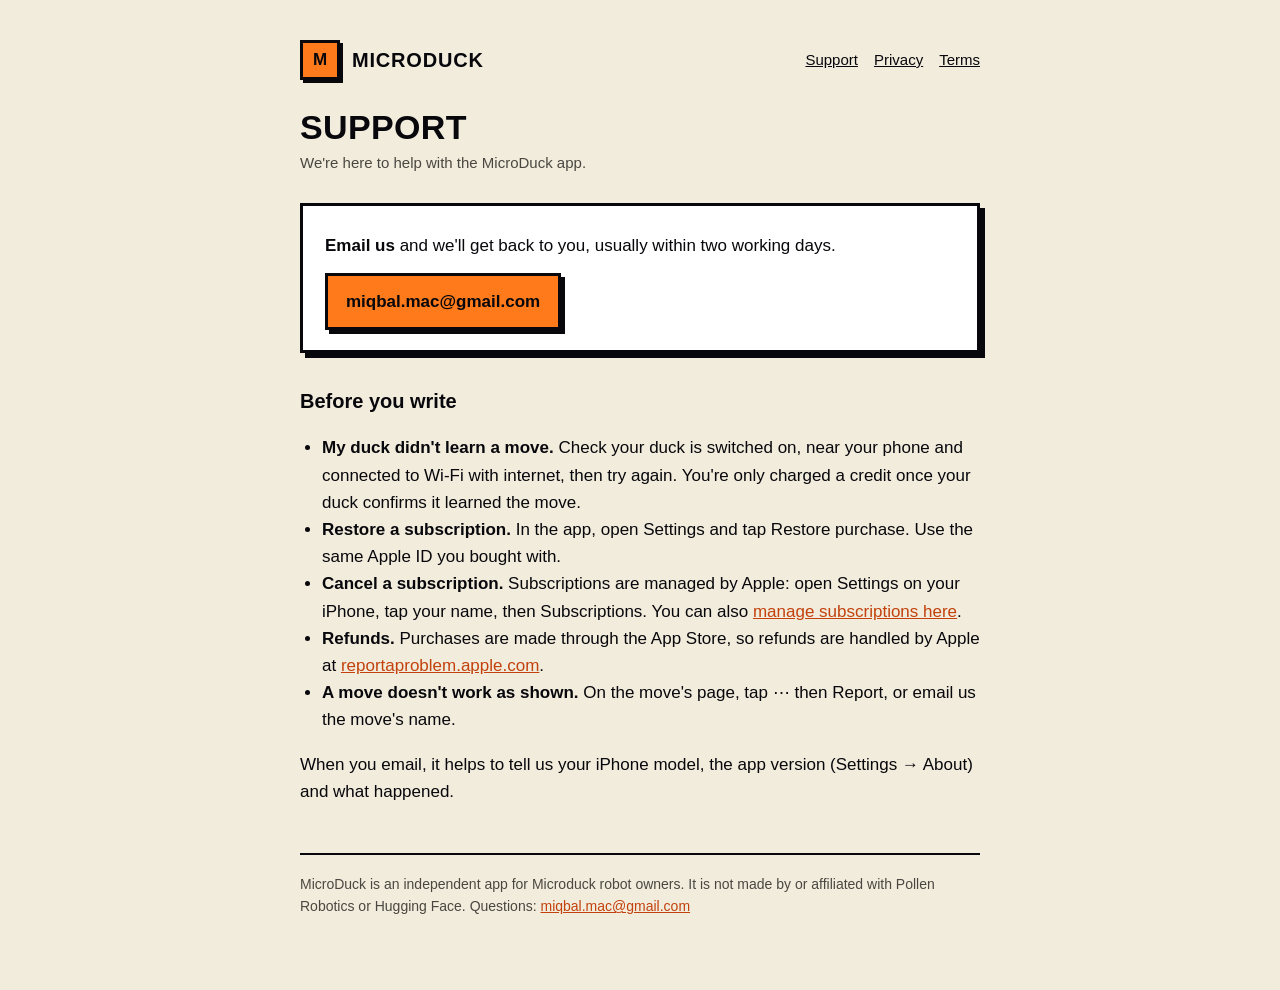
<file: index.html>
<!doctype html><html lang="en"><head><meta charset="utf-8"><meta name="viewport" content="width=device-width, initial-scale=1"><title>MicroDuck Support</title><meta name="description" content="Help and support for the MicroDuck app."><link rel="stylesheet" href="style.css"></head><body><main>
<header><div class="mark" aria-hidden="true">M</div><div class="brand">MicroDuck</div><nav><a href="./">Support</a><a href="privacy.html">Privacy</a><a href="terms.html">Terms</a></nav></header>
<h1>Support</h1>
<p class="date">We're here to help with the MicroDuck app.</p>
<div class="card">
<p><strong>Email us</strong> and we'll get back to you, usually within two working days.</p>
<a class="btn" href="mailto:miqbal.mac@gmail.com?subject=MicroDuck%20support">miqbal.mac@gmail.com</a>
</div>
<h2>Before you write</h2>
<ul>
<li><strong>My duck didn't learn a move.</strong> Check your duck is switched on, near your phone and connected to Wi-Fi with internet, then try again. You're only charged a credit once your duck confirms it learned the move.</li>
<li><strong>Restore a subscription.</strong> In the app, open Settings and tap Restore purchase. Use the same Apple ID you bought with.</li>
<li><strong>Cancel a subscription.</strong> Subscriptions are managed by Apple: open Settings on your iPhone, tap your name, then Subscriptions. You can also <a href="https://apps.apple.com/account/subscriptions">manage subscriptions here</a>.</li>
<li><strong>Refunds.</strong> Purchases are made through the App Store, so refunds are handled by Apple at <a href="https://reportaproblem.apple.com">reportaproblem.apple.com</a>.</li>
<li><strong>A move doesn't work as shown.</strong> On the move's page, tap ⋯ then Report, or email us the move's name.</li>
</ul>
<p>When you email, it helps to tell us your iPhone model, the app version (Settings → About) and what happened.</p>
<footer>MicroDuck is an independent app for Microduck robot owners. It is not made by or affiliated with Pollen Robotics or Hugging Face. Questions: <a href="mailto:miqbal.mac@gmail.com">miqbal.mac@gmail.com</a></footer>
</main></body></html>
</file>
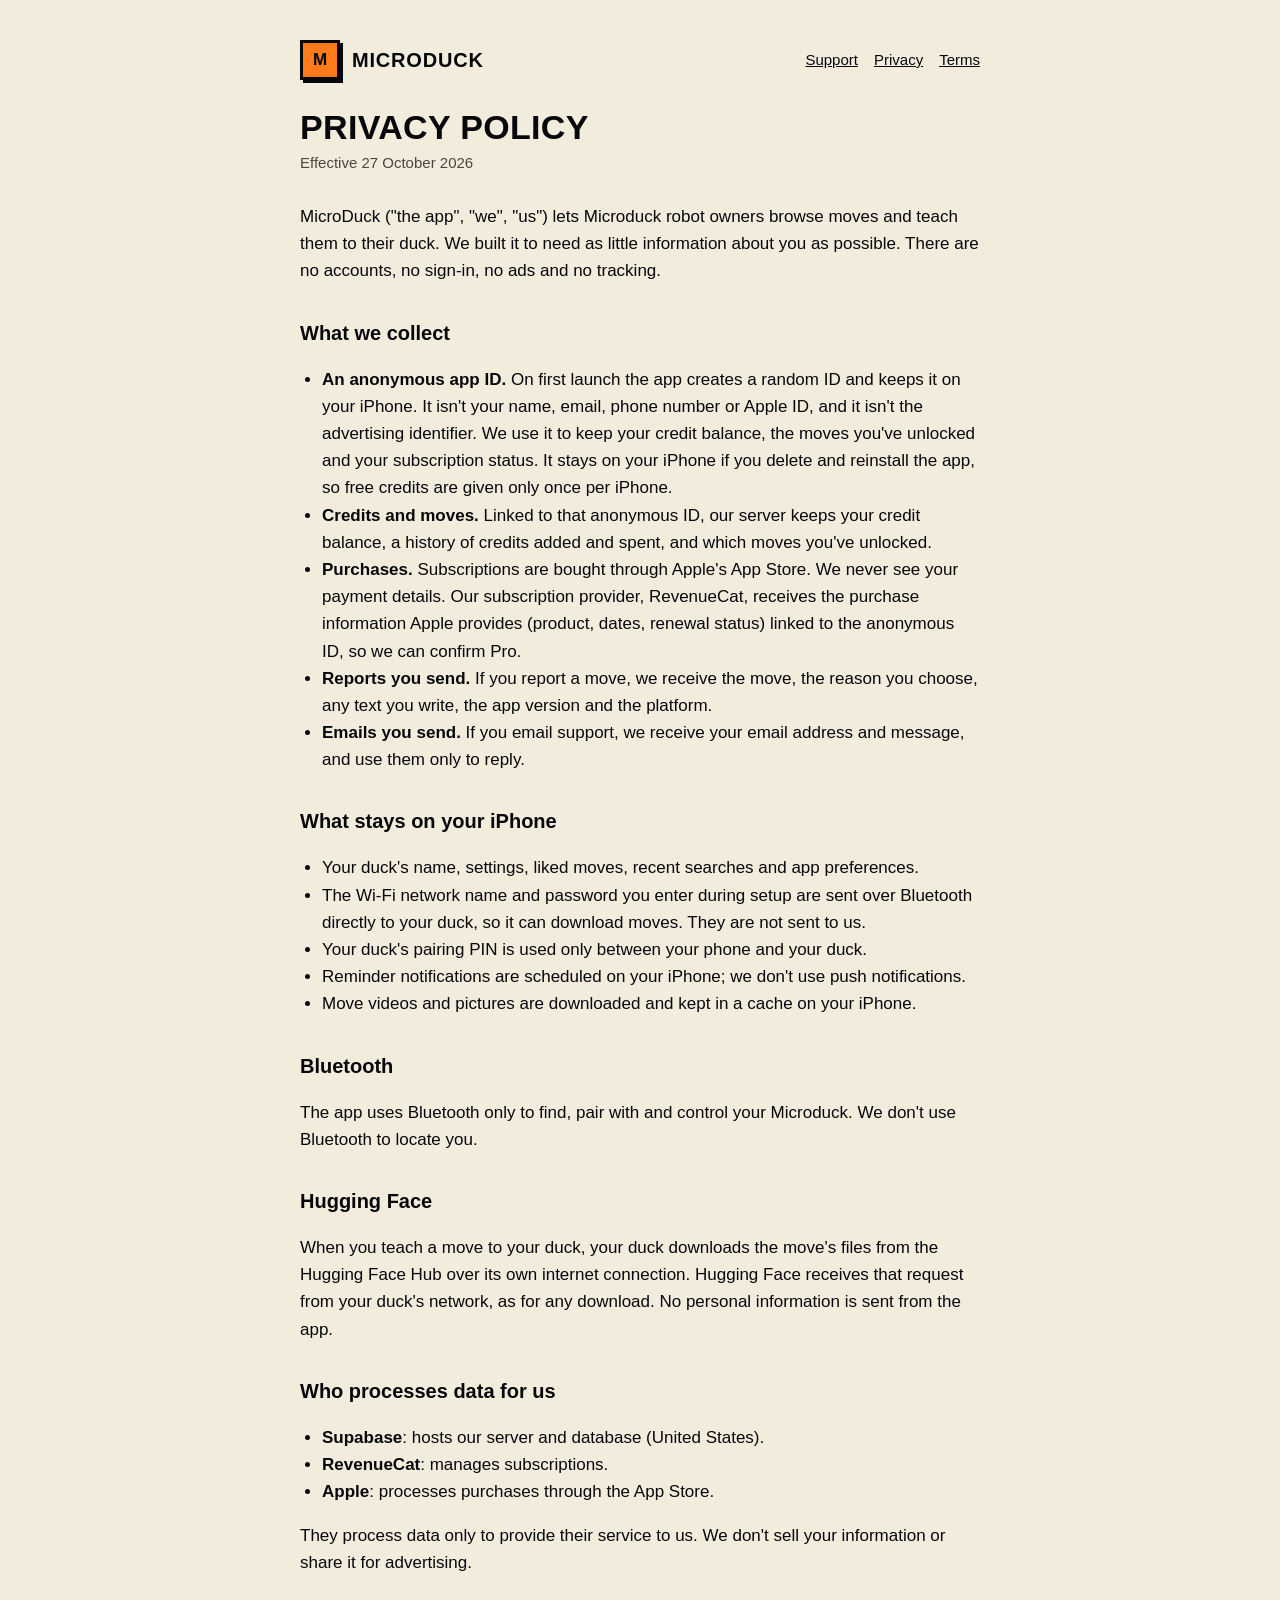
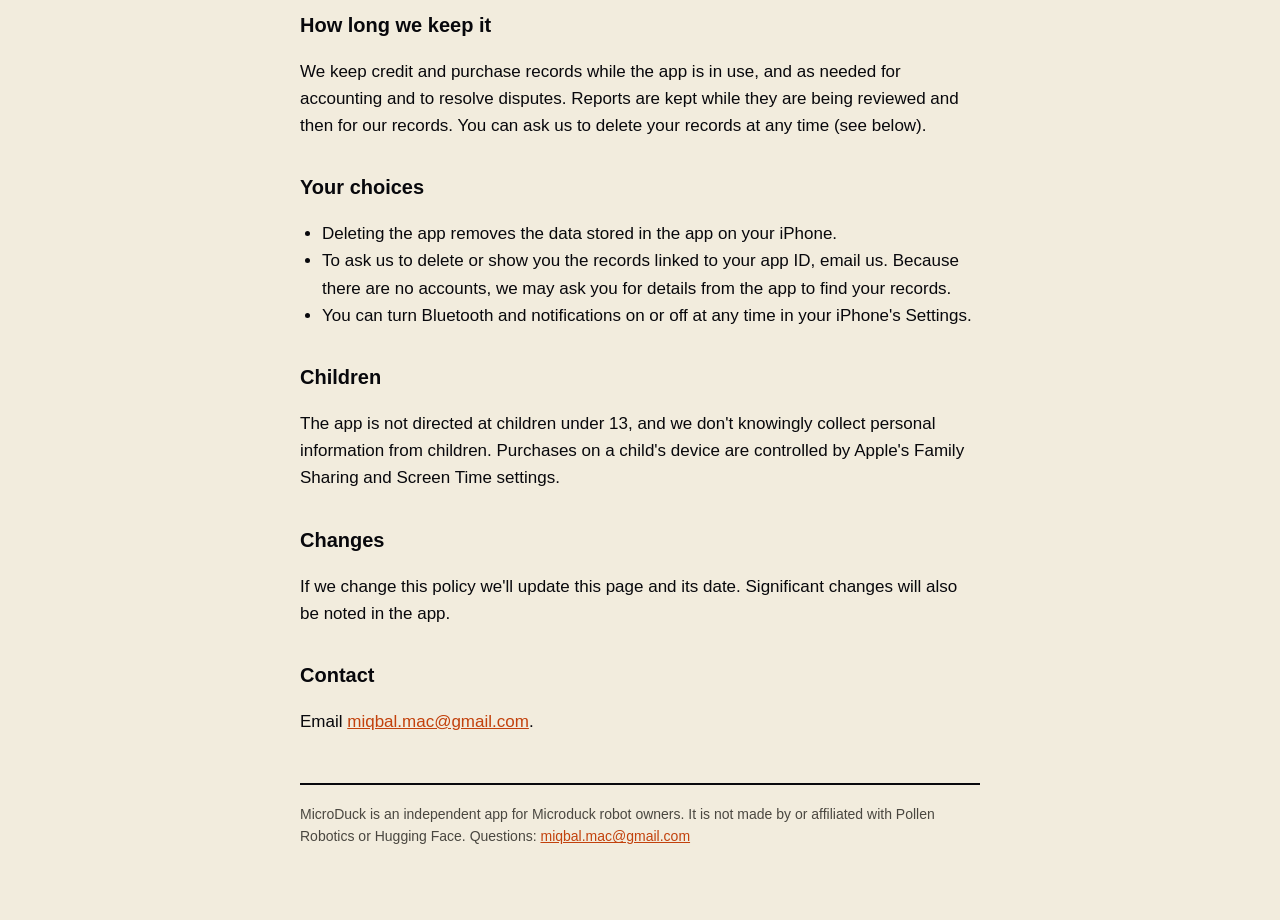
<file: privacy.html>
<!doctype html><html lang="en"><head><meta charset="utf-8"><meta name="viewport" content="width=device-width, initial-scale=1"><title>MicroDuck Privacy Policy</title><meta name="description" content="How the MicroDuck app handles your information."><link rel="stylesheet" href="style.css"></head><body><main>
<header><div class="mark" aria-hidden="true">M</div><div class="brand">MicroDuck</div><nav><a href="./">Support</a><a href="privacy.html">Privacy</a><a href="terms.html">Terms</a></nav></header>
<h1>Privacy Policy</h1>
<p class="date">Effective 27 October 2026</p>
<p>MicroDuck ("the app", "we", "us") lets Microduck robot owners browse moves and teach them to their duck. We built it to need as little information about you as possible. There are no accounts, no sign-in, no ads and no tracking.</p>

<h2>What we collect</h2>
<ul>
<li><strong>An anonymous app ID.</strong> On first launch the app creates a random ID and keeps it on your iPhone. It isn't your name, email, phone number or Apple ID, and it isn't the advertising identifier. We use it to keep your credit balance, the moves you've unlocked and your subscription status. It stays on your iPhone if you delete and reinstall the app, so free credits are given only once per iPhone.</li>
<li><strong>Credits and moves.</strong> Linked to that anonymous ID, our server keeps your credit balance, a history of credits added and spent, and which moves you've unlocked.</li>
<li><strong>Purchases.</strong> Subscriptions are bought through Apple's App Store. We never see your payment details. Our subscription provider, RevenueCat, receives the purchase information Apple provides (product, dates, renewal status) linked to the anonymous ID, so we can confirm Pro.</li>
<li><strong>Reports you send.</strong> If you report a move, we receive the move, the reason you choose, any text you write, the app version and the platform.</li>
<li><strong>Emails you send.</strong> If you email support, we receive your email address and message, and use them only to reply.</li>
</ul>

<h2>What stays on your iPhone</h2>
<ul>
<li>Your duck's name, settings, liked moves, recent searches and app preferences.</li>
<li>The Wi-Fi network name and password you enter during setup are sent over Bluetooth directly to your duck, so it can download moves. They are not sent to us.</li>
<li>Your duck's pairing PIN is used only between your phone and your duck.</li>
<li>Reminder notifications are scheduled on your iPhone; we don't use push notifications.</li>
<li>Move videos and pictures are downloaded and kept in a cache on your iPhone.</li>
</ul>

<h2>Bluetooth</h2>
<p>The app uses Bluetooth only to find, pair with and control your Microduck. We don't use Bluetooth to locate you.</p>

<h2>Hugging Face</h2>
<p>When you teach a move to your duck, your duck downloads the move's files from the Hugging Face Hub over its own internet connection. Hugging Face receives that request from your duck's network, as for any download. No personal information is sent from the app.</p>

<h2>Who processes data for us</h2>
<ul>
<li><strong>Supabase</strong>: hosts our server and database (United States).</li>
<li><strong>RevenueCat</strong>: manages subscriptions.</li>
<li><strong>Apple</strong>: processes purchases through the App Store.</li>
</ul>
<p>They process data only to provide their service to us. We don't sell your information or share it for advertising.</p>

<h2>How long we keep it</h2>
<p>We keep credit and purchase records while the app is in use, and as needed for accounting and to resolve disputes. Reports are kept while they are being reviewed and then for our records. You can ask us to delete your records at any time (see below).</p>

<h2>Your choices</h2>
<ul>
<li>Deleting the app removes the data stored in the app on your iPhone.</li>
<li>To ask us to delete or show you the records linked to your app ID, email us. Because there are no accounts, we may ask you for details from the app to find your records.</li>
<li>You can turn Bluetooth and notifications on or off at any time in your iPhone's Settings.</li>
</ul>

<h2>Children</h2>
<p>The app is not directed at children under 13, and we don't knowingly collect personal information from children. Purchases on a child's device are controlled by Apple's Family Sharing and Screen Time settings.</p>

<h2>Changes</h2>
<p>If we change this policy we'll update this page and its date. Significant changes will also be noted in the app.</p>

<h2>Contact</h2>
<p>Email <a href="mailto:miqbal.mac@gmail.com">miqbal.mac@gmail.com</a>.</p>
<footer>MicroDuck is an independent app for Microduck robot owners. It is not made by or affiliated with Pollen Robotics or Hugging Face. Questions: <a href="mailto:miqbal.mac@gmail.com">miqbal.mac@gmail.com</a></footer>
</main></body></html>
</file>
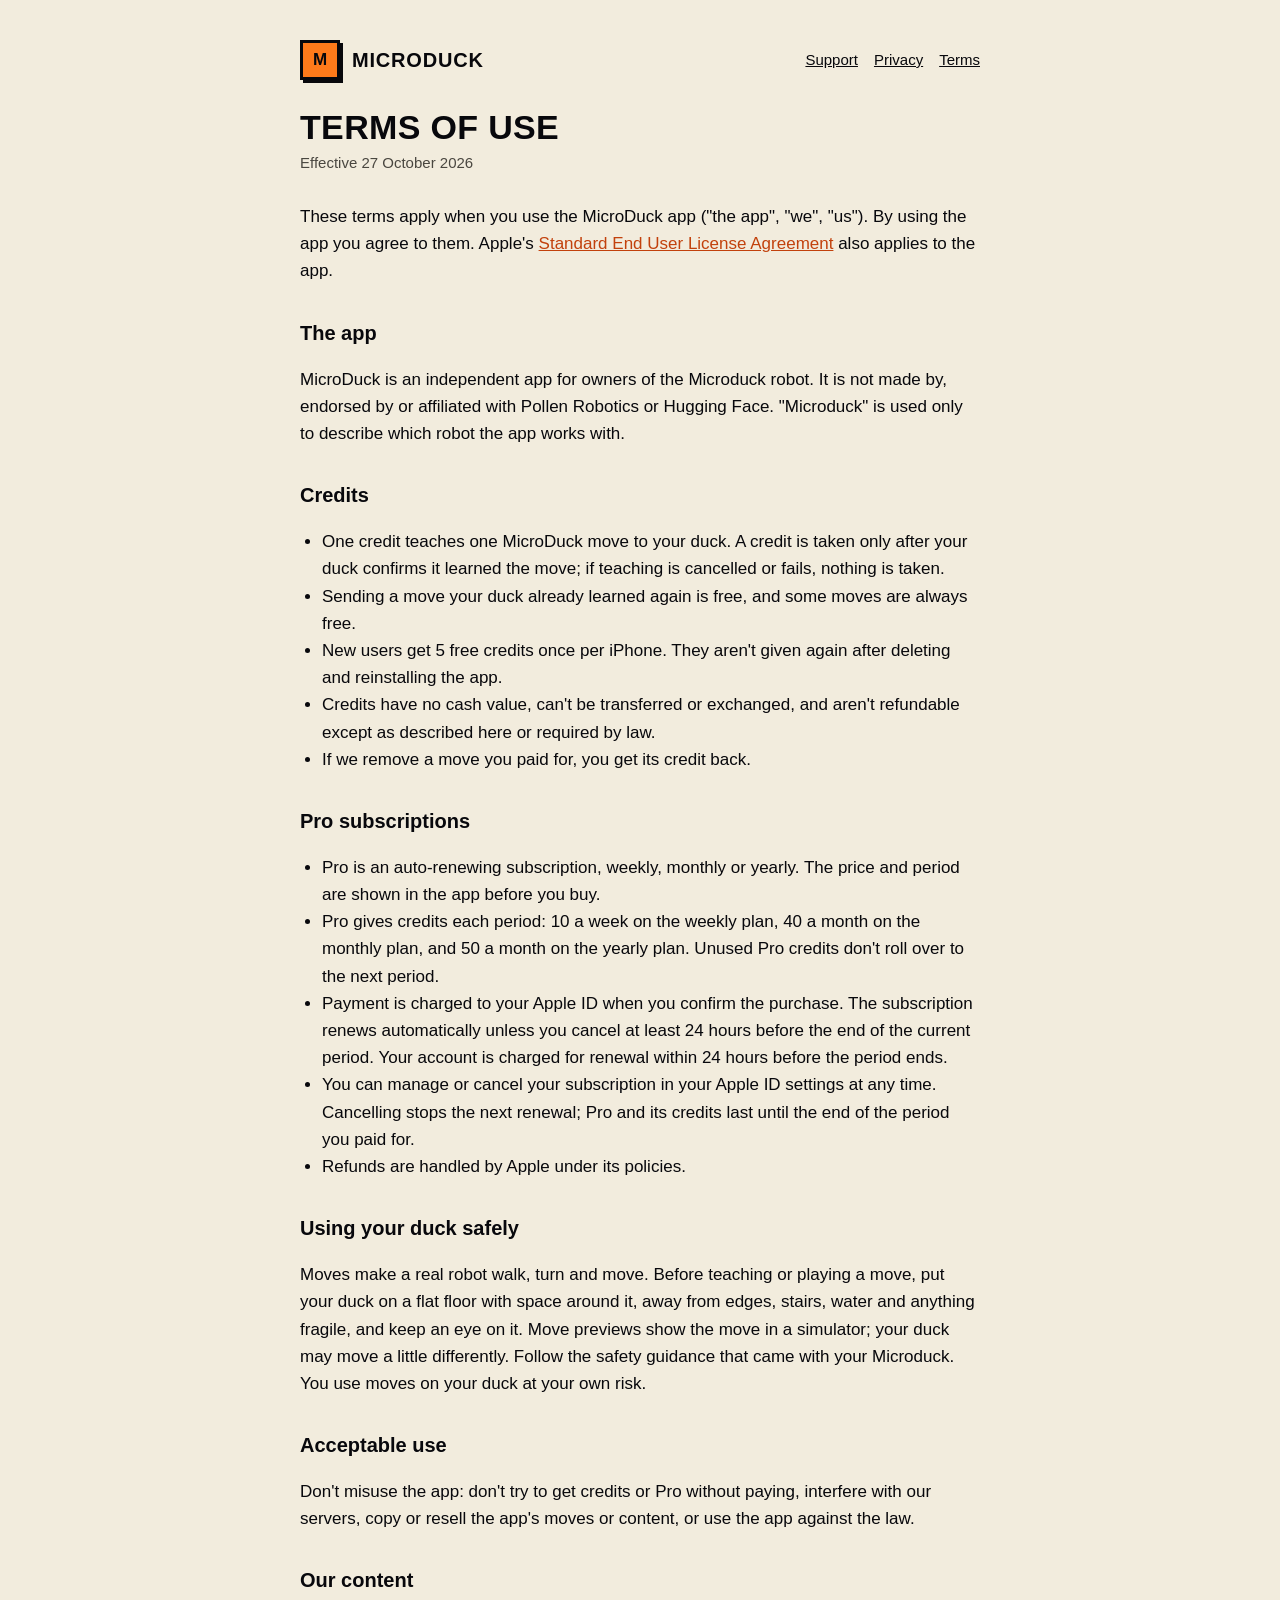
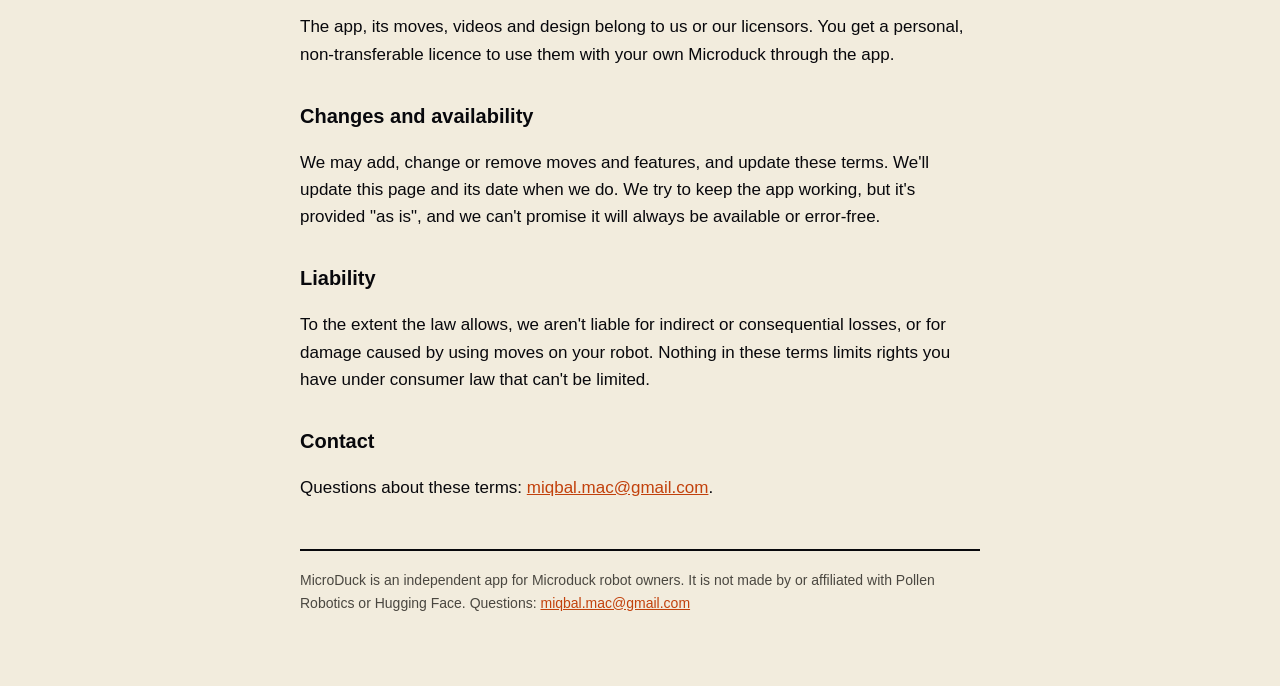
<file: terms.html>
<!doctype html><html lang="en"><head><meta charset="utf-8"><meta name="viewport" content="width=device-width, initial-scale=1"><title>MicroDuck Terms of Use</title><meta name="description" content="Terms of use for the MicroDuck app, credits and Pro subscriptions."><link rel="stylesheet" href="style.css"></head><body><main>
<header><div class="mark" aria-hidden="true">M</div><div class="brand">MicroDuck</div><nav><a href="./">Support</a><a href="privacy.html">Privacy</a><a href="terms.html">Terms</a></nav></header>
<h1>Terms of Use</h1>
<p class="date">Effective 27 October 2026</p>
<p>These terms apply when you use the MicroDuck app ("the app", "we", "us"). By using the app you agree to them. Apple's <a href="https://www.apple.com/legal/internet-services/itunes/dev/stdeula/">Standard End User License Agreement</a> also applies to the app.</p>

<h2>The app</h2>
<p>MicroDuck is an independent app for owners of the Microduck robot. It is not made by, endorsed by or affiliated with Pollen Robotics or Hugging Face. "Microduck" is used only to describe which robot the app works with.</p>

<h2>Credits</h2>
<ul>
<li>One credit teaches one MicroDuck move to your duck. A credit is taken only after your duck confirms it learned the move; if teaching is cancelled or fails, nothing is taken.</li>
<li>Sending a move your duck already learned again is free, and some moves are always free.</li>
<li>New users get 5 free credits once per iPhone. They aren't given again after deleting and reinstalling the app.</li>
<li>Credits have no cash value, can't be transferred or exchanged, and aren't refundable except as described here or required by law.</li>
<li>If we remove a move you paid for, you get its credit back.</li>
</ul>

<h2>Pro subscriptions</h2>
<ul>
<li>Pro is an auto-renewing subscription, weekly, monthly or yearly. The price and period are shown in the app before you buy.</li>
<li>Pro gives credits each period: 10 a week on the weekly plan, 40 a month on the monthly plan, and 50 a month on the yearly plan. Unused Pro credits don't roll over to the next period.</li>
<li>Payment is charged to your Apple ID when you confirm the purchase. The subscription renews automatically unless you cancel at least 24 hours before the end of the current period. Your account is charged for renewal within 24 hours before the period ends.</li>
<li>You can manage or cancel your subscription in your Apple ID settings at any time. Cancelling stops the next renewal; Pro and its credits last until the end of the period you paid for.</li>
<li>Refunds are handled by Apple under its policies.</li>
</ul>

<h2>Using your duck safely</h2>
<p>Moves make a real robot walk, turn and move. Before teaching or playing a move, put your duck on a flat floor with space around it, away from edges, stairs, water and anything fragile, and keep an eye on it. Move previews show the move in a simulator; your duck may move a little differently. Follow the safety guidance that came with your Microduck. You use moves on your duck at your own risk.</p>

<h2>Acceptable use</h2>
<p>Don't misuse the app: don't try to get credits or Pro without paying, interfere with our servers, copy or resell the app's moves or content, or use the app against the law.</p>

<h2>Our content</h2>
<p>The app, its moves, videos and design belong to us or our licensors. You get a personal, non-transferable licence to use them with your own Microduck through the app.</p>

<h2>Changes and availability</h2>
<p>We may add, change or remove moves and features, and update these terms. We'll update this page and its date when we do. We try to keep the app working, but it's provided "as is", and we can't promise it will always be available or error-free.</p>

<h2>Liability</h2>
<p>To the extent the law allows, we aren't liable for indirect or consequential losses, or for damage caused by using moves on your robot. Nothing in these terms limits rights you have under consumer law that can't be limited.</p>

<h2>Contact</h2>
<p>Questions about these terms: <a href="mailto:miqbal.mac@gmail.com">miqbal.mac@gmail.com</a>.</p>
<footer>MicroDuck is an independent app for Microduck robot owners. It is not made by or affiliated with Pollen Robotics or Hugging Face. Questions: <a href="mailto:miqbal.mac@gmail.com">miqbal.mac@gmail.com</a></footer>
</main></body></html>
</file>
<file: style.css>
:root { --cream: #F2ECDD; --ink: #08080C; --orange: #FF7A1A; --muted: #4a4740; }
* { box-sizing: border-box; }
html { -webkit-text-size-adjust: 100%; }
body { margin: 0; background: var(--cream); color: var(--ink);
  font: 17px/1.6 -apple-system, BlinkMacSystemFont, "Segoe UI", Roboto, Helvetica, Arial, sans-serif; }
main { max-width: 720px; margin: 0 auto; padding: 40px 20px 72px; }
header { display: flex; align-items: center; gap: 12px; margin-bottom: 28px; }
.mark { width: 40px; height: 40px; background: var(--orange); border: 3px solid var(--ink);
  box-shadow: 3px 3px 0 var(--ink); display: grid; place-items: center; font-weight: 900; }
.brand { font-weight: 900; letter-spacing: .04em; text-transform: uppercase; font-size: 20px; }
nav { margin-left: auto; display: flex; gap: 16px; font-size: 15px; }
nav a { color: var(--ink); }
h1 { font-size: 34px; line-height: 1.15; margin: 8px 0 4px; text-transform: uppercase; letter-spacing: .01em; }
.date { color: var(--muted); margin: 0 0 28px; font-size: 15px; }
h2 { font-size: 20px; margin: 32px 0 8px; }
p, li { color: var(--ink); }
ul { padding-left: 22px; }
a { color: #C2410C; }
.card { background: #fff; border: 3px solid var(--ink); box-shadow: 5px 5px 0 var(--ink); padding: 20px 22px; margin: 22px 0; }
.card p { margin: 6px 0; }
.btn { display: inline-block; background: var(--orange); color: var(--ink); font-weight: 800; text-decoration: none;
  border: 3px solid var(--ink); box-shadow: 4px 4px 0 var(--ink); padding: 12px 18px; margin-top: 8px; }
footer { margin-top: 48px; padding-top: 18px; border-top: 2px solid var(--ink); font-size: 14px; color: var(--muted); }
@media (max-width: 520px) { header { flex-wrap: wrap; } nav { margin-left: 0; width: 100%; } h1 { font-size: 28px; } }
</file>
